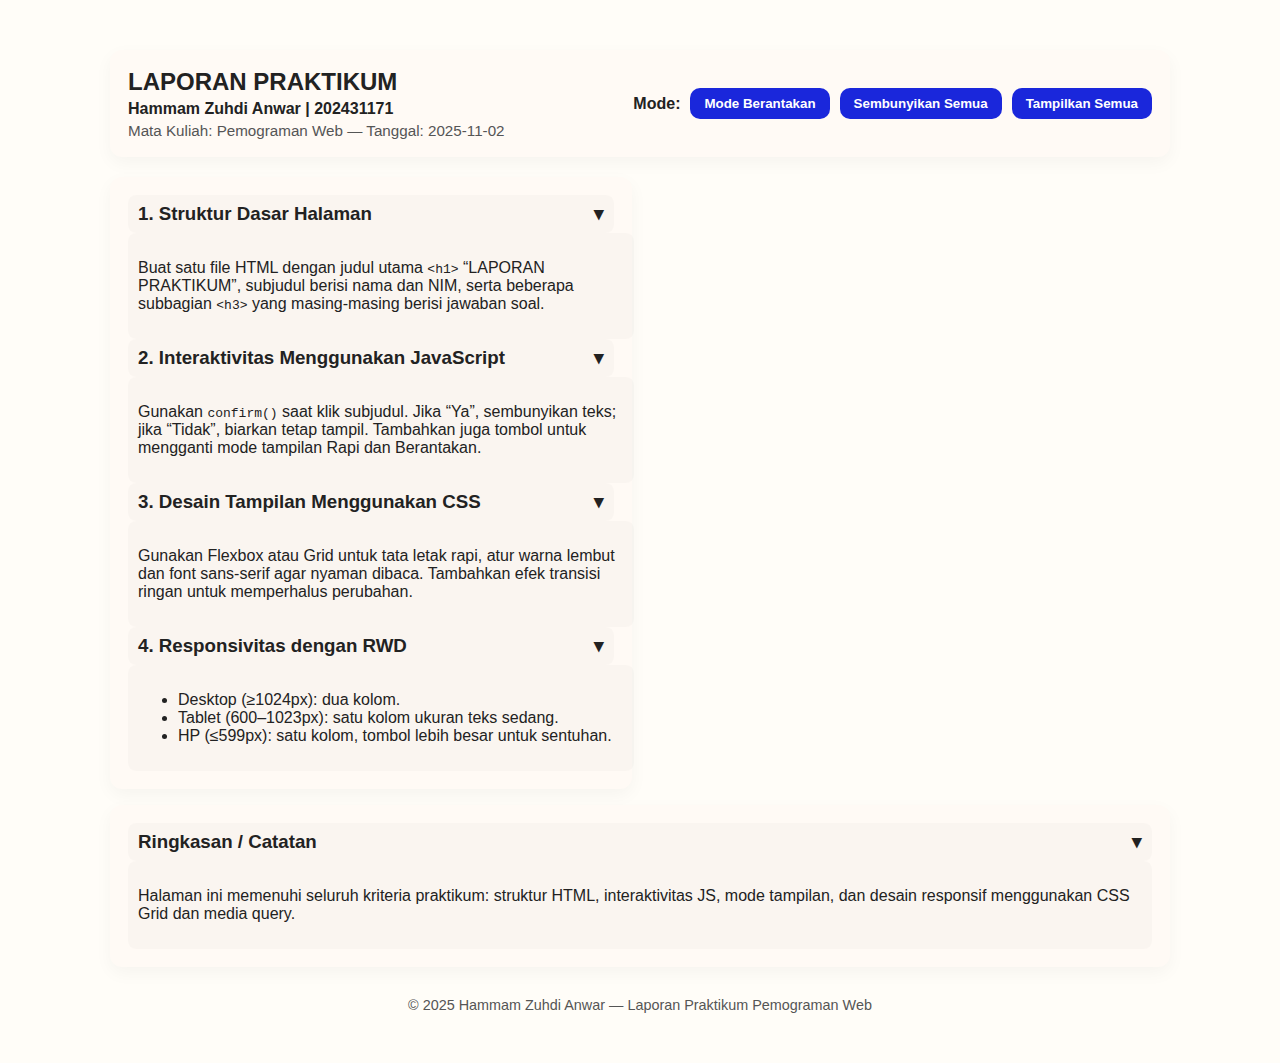
<file: index.html>
<!doctype html>
<html lang="id">
<head>
  <meta charset="utf-8" />
  <meta name="viewport" content="width=device-width,initial-scale=1" />
  <title>LAPORAN PRAKTIKUM</title>
  <link rel="stylesheet" href="style.css" />
</head>
<body>
  <div class="container">
    <header class="card">
      <div class="titles">
        <h1>LAPORAN PRAKTIKUM</h1>
        <h2>Hammam Zuhdi Anwar | 202431171</h2>
        <div class="meta">Mata Kuliah: Pemograman Web — Tanggal: 2025-11-02</div>
      </div>
      <div class="controls">
        <label>Mode:</label>
        <button id="mode-toggle" class="btn">Mode Berantakan</button>
        <button id="collapse-all" class="btn">Sembunyikan Semua</button>
        <button id="expand-all" class="btn">Tampilkan Semua</button>
      </div>
    </header>

    <main>
      <section class="card section">
        <h3>1. Struktur Dasar Halaman <span class="arrow">▾</span></h3>
        <div class="answer" style="width: 100%">
          <p>Buat satu file HTML dengan judul utama <code>&lt;h1&gt;</code> “LAPORAN PRAKTIKUM”, subjudul berisi nama dan NIM, serta beberapa subbagian <code>&lt;h3&gt;</code> yang masing-masing berisi jawaban soal.</p>
        </div>

        <h3>2. Interaktivitas Menggunakan JavaScript <span class="arrow">▾</span></h3>
        <div class="answer" style="width: 100%">
          <p>Gunakan <code>confirm()</code> saat klik subjudul. Jika “Ya”, sembunyikan teks; jika “Tidak”, biarkan tetap tampil. Tambahkan juga tombol untuk mengganti mode tampilan Rapi dan Berantakan.</p>
        </div>

        <h3>3. Desain Tampilan Menggunakan CSS <span class="arrow">▾</span></h3>
        <div class="answer" style="width: 100%">
          <p>Gunakan Flexbox atau Grid untuk tata letak rapi, atur warna lembut dan font sans-serif agar nyaman dibaca. Tambahkan efek transisi ringan untuk memperhalus perubahan.</p>
        </div>

        <h3>4. Responsivitas dengan RWD <span class="arrow">▾</span></h3>
        <div class="answer" style="width: 100%">
          <ul>
            <li>Desktop (≥1024px): dua kolom.</li>
            <li>Tablet (600–1023px): satu kolom ukuran teks sedang.</li>
            <li>HP (≤599px): satu kolom, tombol lebih besar untuk sentuhan.</li>
          </ul>
        </div>
      </section>

      <aside class="card section large">
        <h3>Ringkasan / Catatan <span class="arrow">▾</span></h3>
        <div class="answer">
          <p>Halaman ini memenuhi seluruh kriteria praktikum: struktur HTML, interaktivitas JS, mode tampilan, dan desain responsif menggunakan CSS Grid dan media query.</p>
        </div>
      </aside>
    </main>

    <footer>
      &copy; 2025 Hammam Zuhdi Anwar — Laporan Praktikum Pemograman Web
    </footer>
  </div>

  <script src="script.js"></script>
</body>
</html>
</file>
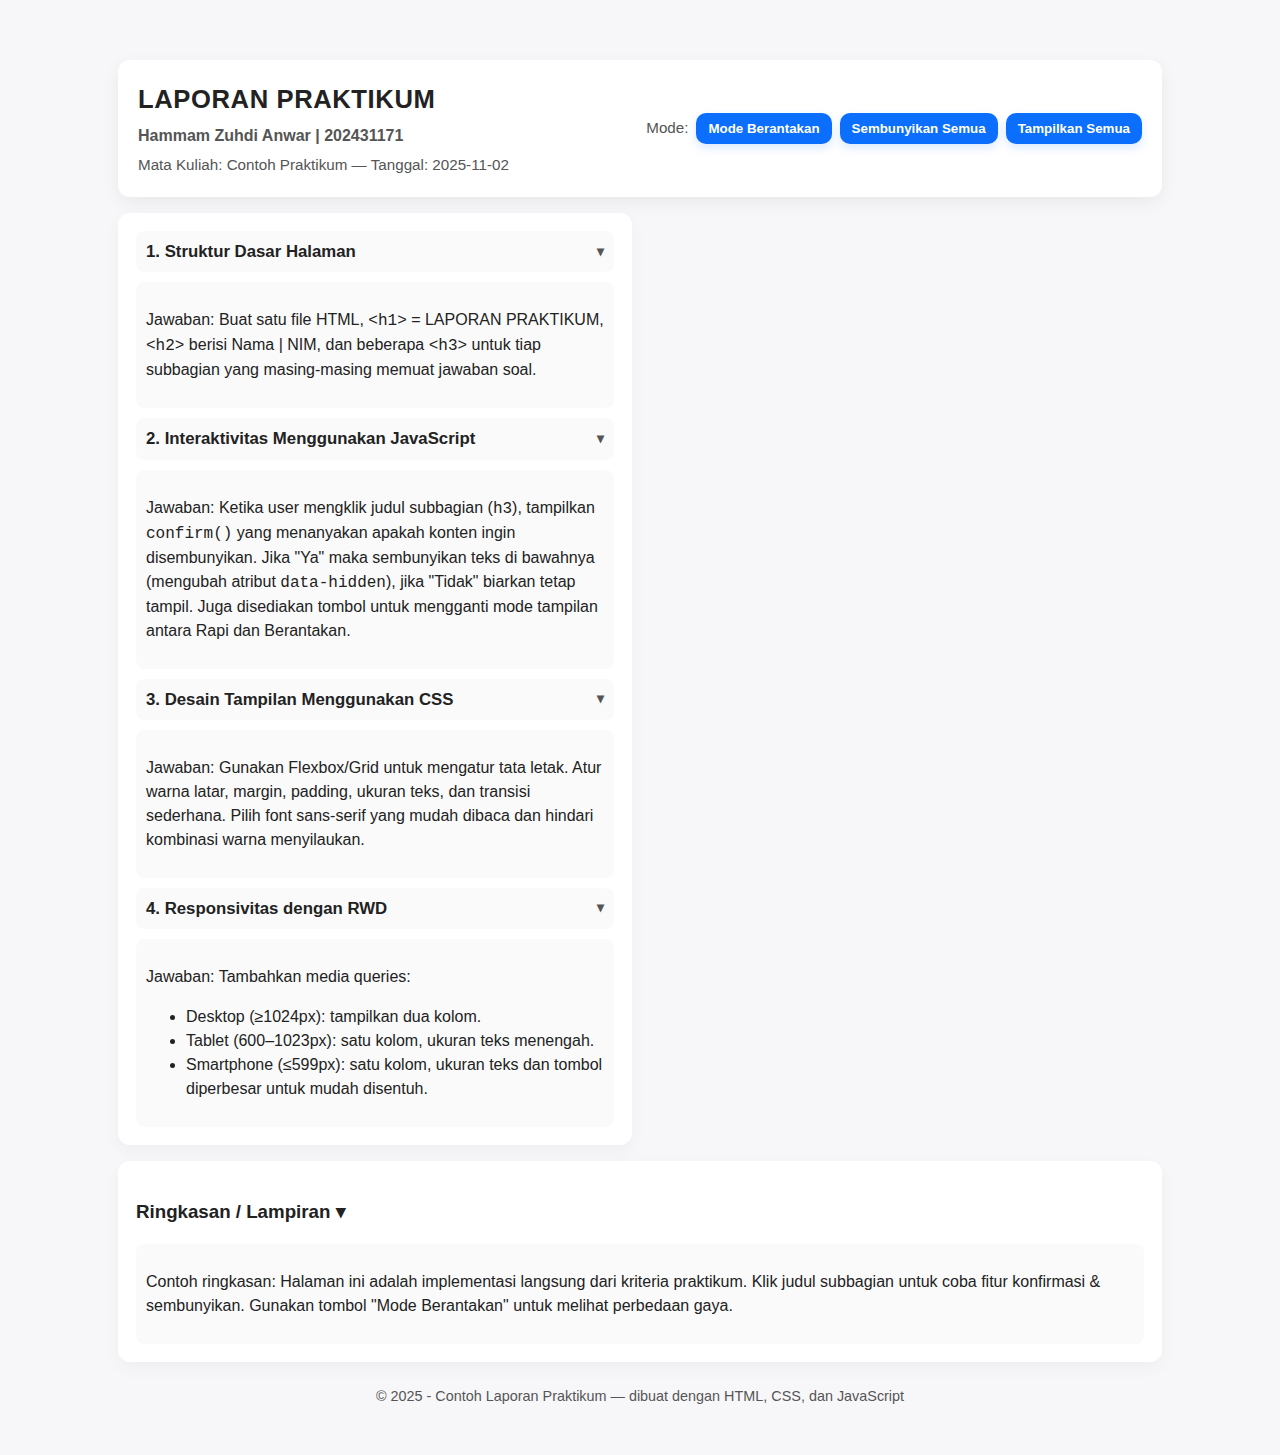
<file: tes.html>
<!doctype html>
<html lang="id">
<head>
  <meta charset="utf-8" />
  <meta name="viewport" content="width=device-width,initial-scale=1" />
  <title>LAPORAN PRAKTIKUM</title>
  <style>
    :root{
      --bg:#f7f7f9;
      --card:#ffffff;
      --text:#222;
      --muted:#555;
      --accent:#0b6efd;
      --gap:1rem;
      --radius:12px;
      --transition:250ms ease;
      --font-family: "Segoe UI", Roboto, "Helvetica Neue", Arial, sans-serif;
      --font-size-base:16px;
    }

    /* Mode berantakan overrides */
    body.berantakan{
      --bg:#fffbe6;
      --card: linear-gradient(135deg,#fff0f0,#fffbe6);
      --text:#1a1a1a;
      --muted:#333;
      --accent:#ff3b3b;
      --font-size-base:18px;
    }

    html,body{
      height:100%;
      margin:0;
      font-family:var(--font-family);
      background:var(--bg);
      color:var(--text);
      font-size:var(--font-size-base);
      -webkit-font-smoothing:antialiased;
      -moz-osx-font-smoothing:grayscale;
      line-height:1.5;
      transition:background var(--transition), color var(--transition), font-size var(--transition);
    }

    .container{
      max-width:1100px;
      margin:32px auto;
      padding:20px;
      box-sizing:border-box;
      display:grid;
      grid-template-columns: 1fr;
      gap:var(--gap);
    }

    header.card{
      background:var(--card);
      padding:20px;
      border-radius:var(--radius);
      box-shadow:0 6px 18px rgba(16,24,40,0.06);
      display:flex;
      align-items:center;
      justify-content:space-between;
      gap:12px;
      transition:all var(--transition);
    }

    header .titles{
      display:flex;
      flex-direction:column;
      gap:6px;
    }

    h1{
      margin:0;
      font-size:1.6rem;
      letter-spacing:0.6px;
    }
    h2{
      margin:0;
      font-size:1rem;
      color:var(--muted);
      font-weight:600;
    }

    /* Controls */
    .controls{
      display:flex;
      gap:8px;
      align-items:center;
    }
    .switch{
      display:inline-flex;
      align-items:center;
      gap:8px;
      user-select:none;
    }
    .btn{
      background:var(--accent);
      color:#fff;
      border:0;
      padding:8px 12px;
      border-radius:10px;
      cursor:pointer;
      box-shadow:0 4px 10px rgba(11,110,253,0.15);
      transition:transform var(--transition), box-shadow var(--transition);
      font-weight:600;
    }
    .btn:active{ transform:translateY(1px); }

    /* layout for content cards */
    main{
      display:grid;
      gap:var(--gap);
      grid-template-columns:1fr;
    }

    .card{
      background:var(--card);
      padding:18px;
      border-radius:12px;
      box-shadow:0 6px 18px rgba(16,24,40,0.04);
      transition:transform var(--transition), box-shadow var(--transition);
      overflow:hidden;
    }

    /* each sub-section */
    .section{
      display:flex;
      flex-direction:column;
      gap:10px;
    }

    .section h3{
      margin:0;
      cursor:pointer;
      padding:8px 10px;
      border-radius:8px;
      font-size:1.05rem;
      display:flex;
      align-items:center;
      justify-content:space-between;
      background:rgba(0,0,0,0.02);
      transition:background var(--transition), transform var(--transition);
      user-select:none;
    }

    .section h3:active{ transform:scale(0.997); }
    .section h3 .arrow{ font-size:0.85rem; color:var(--muted); margin-left:10px; }

    .answer{
      padding:10px;
      border-radius:8px;
      background:rgba(0,0,0,0.02);
      transition:max-height var(--transition), opacity var(--transition), transform var(--transition);
      overflow:hidden;
    }

    /* Mode rapi vs berantakan styles */
    body:not(.berantakan) .section h3{ text-align:left; color:var(--text); }
    body.berantakan .section h3{
      background:linear-gradient(90deg, rgba(255,240,240,0.6), rgba(255,250,230,0.6));
      transform: rotate(-0.5deg);
      color:var(--accent);
    }
    body.berantakan .answer{
      transform:skewX(-2deg);
      font-size:1.05rem;
    }

    /* small visual hint for hidden state */
    .answer[data-hidden="true"]{
      max-height:0;
      opacity:0;
      padding-top:0;
      padding-bottom:0;
      margin:0;
    }
    .answer[data-hidden="false"]{
      max-height:2000px; /* large enough */
      opacity:1;
    }

    /* footer */
    footer{
      text-align:center;
      font-size:0.9rem;
      color:var(--muted);
      padding:8px 0 24px 0;
    }

    /* RESPONSIVE rules */
    /* Desktop: >=1024px -> two columns for main content (text + gambar side-by-side example) */
    @media (min-width:1024px){
      .container{ padding:28px; }
      main{ grid-template-columns: 1fr 1fr; align-items:start; }
      .card.large{
        grid-column: span 2;
      }
    }

    /* Tablet: 600-1023px -> single column with medium text */
    @media (min-width:600px) and (max-width:1023px){
      :root{ --font-size-base:17px; }
      .container{ padding:22px; }
      main{ grid-template-columns:1fr; }
    }

    /* Smartphone: <=599px -> single column, larger touch targets */
    @media (max-width:599px){
      :root{ --font-size-base:18px; }
      header{ padding:12px; }
      .btn{ padding:12px 14px; border-radius:14px; }
      h1{ font-size:1.35rem; }
      .section h3{ padding:12px; font-size:1.05rem; }
      .answer{ padding:12px; }
      .container{ margin:16px; }
    }

    /* small helpers */
    .meta{ font-size:0.95rem; color:var(--muted); }
    .muted{ color:var(--muted); font-size:0.95rem; }
  </style>
</head>
<body>
  <div class="container">
    <header class="card" role="banner" aria-label="Header laporan">
      <div class="titles">
        <h1>LAPORAN PRAKTIKUM</h1>
        <h2>Hammam Zuhdi Anwar | 202431171</h2>
        <div class="meta">Mata Kuliah: Contoh Praktikum — Tanggal: 2025-11-02</div>
      </div>

      <div class="controls" role="region" aria-label="Kontrol tampilan">
        <div class="switch" title="Ganti mode tampilan">
          <label for="mode-toggle" class="muted">Mode:</label>
          <button id="mode-toggle" class="btn" aria-pressed="false">Mode Berantakan</button>
        </div>
        <button id="collapse-all" class="btn" title="Sembunyikan semua jawaban">Sembunyikan Semua</button>
        <button id="expand-all" class="btn" title="Tampilkan semua jawaban">Tampilkan Semua</button>
      </div>
    </header>

    <main>
      <!-- contoh isi: beberapa subbagian (h3) dengan jawaban -->
      <section class="card section" aria-labelledby="s1">
        <h3 id="s1">1. Struktur Dasar Halaman
          <span class="arrow" aria-hidden="true">▾</span>
        </h3>
        <div class="answer" data-hidden="false" tabindex="0">
          <p>Jawaban: Buat satu file HTML, <code>&lt;h1&gt;</code> = LAPORAN PRAKTIKUM, <code>&lt;h2&gt;</code> berisi Nama | NIM, dan beberapa <code>&lt;h3&gt;</code> untuk tiap subbagian yang masing-masing memuat jawaban soal.</p>
        </div>

        <h3 id="s2">2. Interaktivitas Menggunakan JavaScript
          <span class="arrow" aria-hidden="true">▾</span>
        </h3>
        <div class="answer" data-hidden="false">
          <p>Jawaban: Ketika user mengklik judul subbagian (<code>h3</code>), tampilkan <code>confirm()</code> yang menanyakan apakah konten ingin disembunyikan. Jika "Ya" maka sembunyikan teks di bawahnya (mengubah atribut <code>data-hidden</code>), jika "Tidak" biarkan tetap tampil. Juga disediakan tombol untuk mengganti mode tampilan antara Rapi dan Berantakan.</p>
        </div>

        <h3 id="s3">3. Desain Tampilan Menggunakan CSS
          <span class="arrow" aria-hidden="true">▾</span>
        </h3>
        <div class="answer" data-hidden="false">
          <p>Jawaban: Gunakan Flexbox/Grid untuk mengatur tata letak. Atur warna latar, margin, padding, ukuran teks, dan transisi sederhana. Pilih font sans-serif yang mudah dibaca dan hindari kombinasi warna menyilaukan.</p>
        </div>

        <h3 id="s4">4. Responsivitas dengan RWD
          <span class="arrow" aria-hidden="true">▾</span>
        </h3>
        <div class="answer" data-hidden="false">
          <p>Jawaban: Tambahkan media queries:</p>
          <ul>
            <li>Desktop (≥1024px): tampilkan dua kolom.</li>
            <li>Tablet (600–1023px): satu kolom, ukuran teks menengah.</li>
            <li>Smartphone (≤599px): satu kolom, ukuran teks dan tombol diperbesar untuk mudah disentuh.</li>
          </ul>
        </div>
      </section>

      <!-- contoh kartu kedua: gambar / lampiran / ringkasan -->
      <aside class="card large" aria-label="Ringkasan">
        <h3 id="s5">Ringkasan / Lampiran
          <span class="arrow" aria-hidden="true">▾</span>
        </h3>
        <div class="answer" data-hidden="false">
          <p>Contoh ringkasan: Halaman ini adalah implementasi langsung dari kriteria praktikum. Klik judul subbagian untuk coba fitur konfirmasi & sembunyikan. Gunakan tombol "Mode Berantakan" untuk melihat perbedaan gaya.</p>
        </div>
      </aside>
    </main>

    <footer>
      &copy; 2025 - Contoh Laporan Praktikum — dibuat dengan HTML, CSS, dan JavaScript
    </footer>
  </div>

  <script>
    // Event delegation for h3 clicks
    (function(){
      const container = document.querySelector('.container');
      const body = document.body;
      const modeBtn = document.getElementById('mode-toggle');
      const collapseAll = document.getElementById('collapse-all');
      const expandAll = document.getElementById('expand-all');

      // Helper: find the next .answer sibling after this h3
      function getAnswerFor(h3){
        let el = h3.nextElementSibling;
        // if structure has extra wrappers, adjust here
        return (el && el.classList.contains('answer')) ? el : null;
      }

      container.addEventListener('click', function(e){
        const h3 = e.target.closest('h3');
        if(!h3) return;
        // protect clicks on controls
        if(container.contains(e.target) && e.target.closest('.controls')) return;

        const ans = getAnswerFor(h3);
        if(!ans) return;

        // Confirm behavior
        const wantHide = confirm('Apakah Anda ingin menyembunyikan konten bagian ini? Klik "OK" untuk Ya (sembunyikan), "Batal" untuk Tidak.');
        if(wantHide){
          ans.setAttribute('data-hidden','true');
        } else {
          // leave visible
          ans.setAttribute('data-hidden','false');
        }
      });

      // Mode toggle: toggles class on body
      modeBtn.addEventListener('click', function(){
        const isBerantakan = body.classList.toggle('berantakan');
        modeBtn.textContent = isBerantakan ? 'Mode Rapi' : 'Mode Berantakan';
        modeBtn.setAttribute('aria-pressed', String(isBerantakan));
      });

      // Collapse / expand all
      collapseAll.addEventListener('click', function(){
        document.querySelectorAll('.answer').forEach(a => a.setAttribute('data-hidden','true'));
      });
      expandAll.addEventListener('click', function(){
        document.querySelectorAll('.answer').forEach(a => a.setAttribute('data-hidden','false'));
      });

      // Accessibility: allow keyboard Enter/Space on h3 to trigger same confirm
      container.addEventListener('keydown', function(e){
        const h3 = e.target.closest('h3');
        if(!h3) return;
        if(e.key === 'Enter' || e.key === ' '){
          e.preventDefault();
          const ans = getAnswerFor(h3);
          if(!ans) return;
          const wantHide = confirm('Apakah Anda ingin menyembunyikan konten bagian ini? Klik "OK" untuk Ya (sembunyikan), "Batal" untuk Tidak.');
          if(wantHide) ans.setAttribute('data-hidden','true');
          else ans.setAttribute('data-hidden','false');
        }
      });

      // Initialize: ensure all answers visible
      document.querySelectorAll('.answer').forEach(a => {
        if(!a.hasAttribute('data-hidden')) a.setAttribute('data-hidden','false');
      });

    })();
  </script>
</body>
</html>
</file>
<file: style.css>
:root {
  --bg: #fffdf8;
  --card: #fffaf5;
  --text: #222;
  --muted: #555;
  --accent: #1a27dbff;
  --radius: 12px;
  --transition: 250ms ease;
  --font-family: "Segoe UI", Roboto, "Helvetica Neue", Arial, sans-serif;
}

/* ================= BASE ================= */
body {
  margin: 0;
  font-family: var(--font-family);
  background: var(--bg);
  color: var(--text);
}

.container {
  max-width: 1100px;
  margin: 30px auto;
  padding: 20px;
  box-sizing: border-box;
}

/* ================= HEADER ================= */
header {
  background: var(--card);
  border-radius: var(--radius);
  box-shadow: 0 4px 15px rgba(0, 0, 0, 0.05);
  padding: 20px 24px;
  display: flex;
  justify-content: space-between;
  align-items: center;
  gap: 16px;
  flex-wrap: wrap;
}

header .titles {
  flex: 1 1 300px;
  display: flex;
  flex-direction: column;
  gap: 4px;
}

h1 {
  margin: 0;
  font-size: 1.5rem;
  font-weight: 700;
}

h2 {
  margin: 0;
  font-size: 1rem;
  font-weight: 600;
}

.meta {
  color: var(--muted);
  font-size: 0.95rem;
}

/* ================= BUTTONS ================= */
.controls {
  display: flex;
  align-items: center;
  flex-wrap: wrap;
  gap: 10px;
}

.controls label {
  font-weight: 600;
  color: var(--text);
}

.btn {
  background: var(--accent);
  color: #fff;
  border: none;
  padding: 8px 14px;
  border-radius: 10px;
  cursor: pointer;
  font-weight: 600;
  transition: transform var(--transition), box-shadow var(--transition);
}

.btn:hover {
  transform: translateY(-1px);
  box-shadow: 0 3px 8px rgba(255, 64, 64, 0.3);
}

/* ================= CONTENT ================= */
.card {
  background: var(--card);
  padding: 18px;

  border-radius: var(--radius);
  box-shadow: 0 6px 18px rgba(0, 0, 0, 0.04);
  transition: all var(--transition);
}

main {
  display: grid;
  grid-template-columns: 1fr;
  gap: 1rem;
  margin-top: 20px;
}

.section h3 {
  margin: 0;
  cursor: pointer;
  padding: 8px 10px;
  border-radius: 8px;
  display: flex;
  justify-content: space-between;
  background: rgba(0, 0, 0, 0.02);
}

.answer {
  padding: 10px;
  border-radius: 8px;
  background: rgba(0, 0, 0, 0.02);
  transition: max-height var(--transition), opacity var(--transition);
  overflow: hidden;
}

.answer[data-hidden="true"] {
  max-height: 0;
  opacity: 0;
  padding: 0;
  margin: 0;
}

.answer[data-hidden="false"] {
  max-height: 1000px;
  opacity: 1;
}

/* ================= MODE BERANTAKAN ================= */
body.berantakan {
  background: linear-gradient(90deg, #0ef69dff, #dc4c9bff) ;
  color: #1a1a1a;
  --card: #e0540dff;
  font-size: 20px;
}

body.berantakan .section h3 {
  background: linear-gradient(90deg, #c7c40bff, #0f077bff);
  color: var(--accent);
  
  transform: rotate(-0.5deg);
}

/* ================= RESPONSIVE ================= */
@media (min-width: 1024px) {
  main {
    grid-template-columns: 1fr 1fr;
  }
  .large {
    grid-column: span 2;
  }
}

@media (max-width: 768px) {
  header {
    flex-direction: column;
    align-items: flex-start;
  }

  .controls {
    width: 100%;
    justify-content: flex-start;
  }
}

@media (max-width: 480px) {
  .btn {
    width: 100%;
    text-align: center;
  }

  h1 {
    font-size: 1.3rem;
  }
}

/* ================= FOOTER ================= */
footer {
  text-align: center;
  margin-top: 30px;
  color: var(--muted);
  font-size: 0.9rem;
}
</file>
